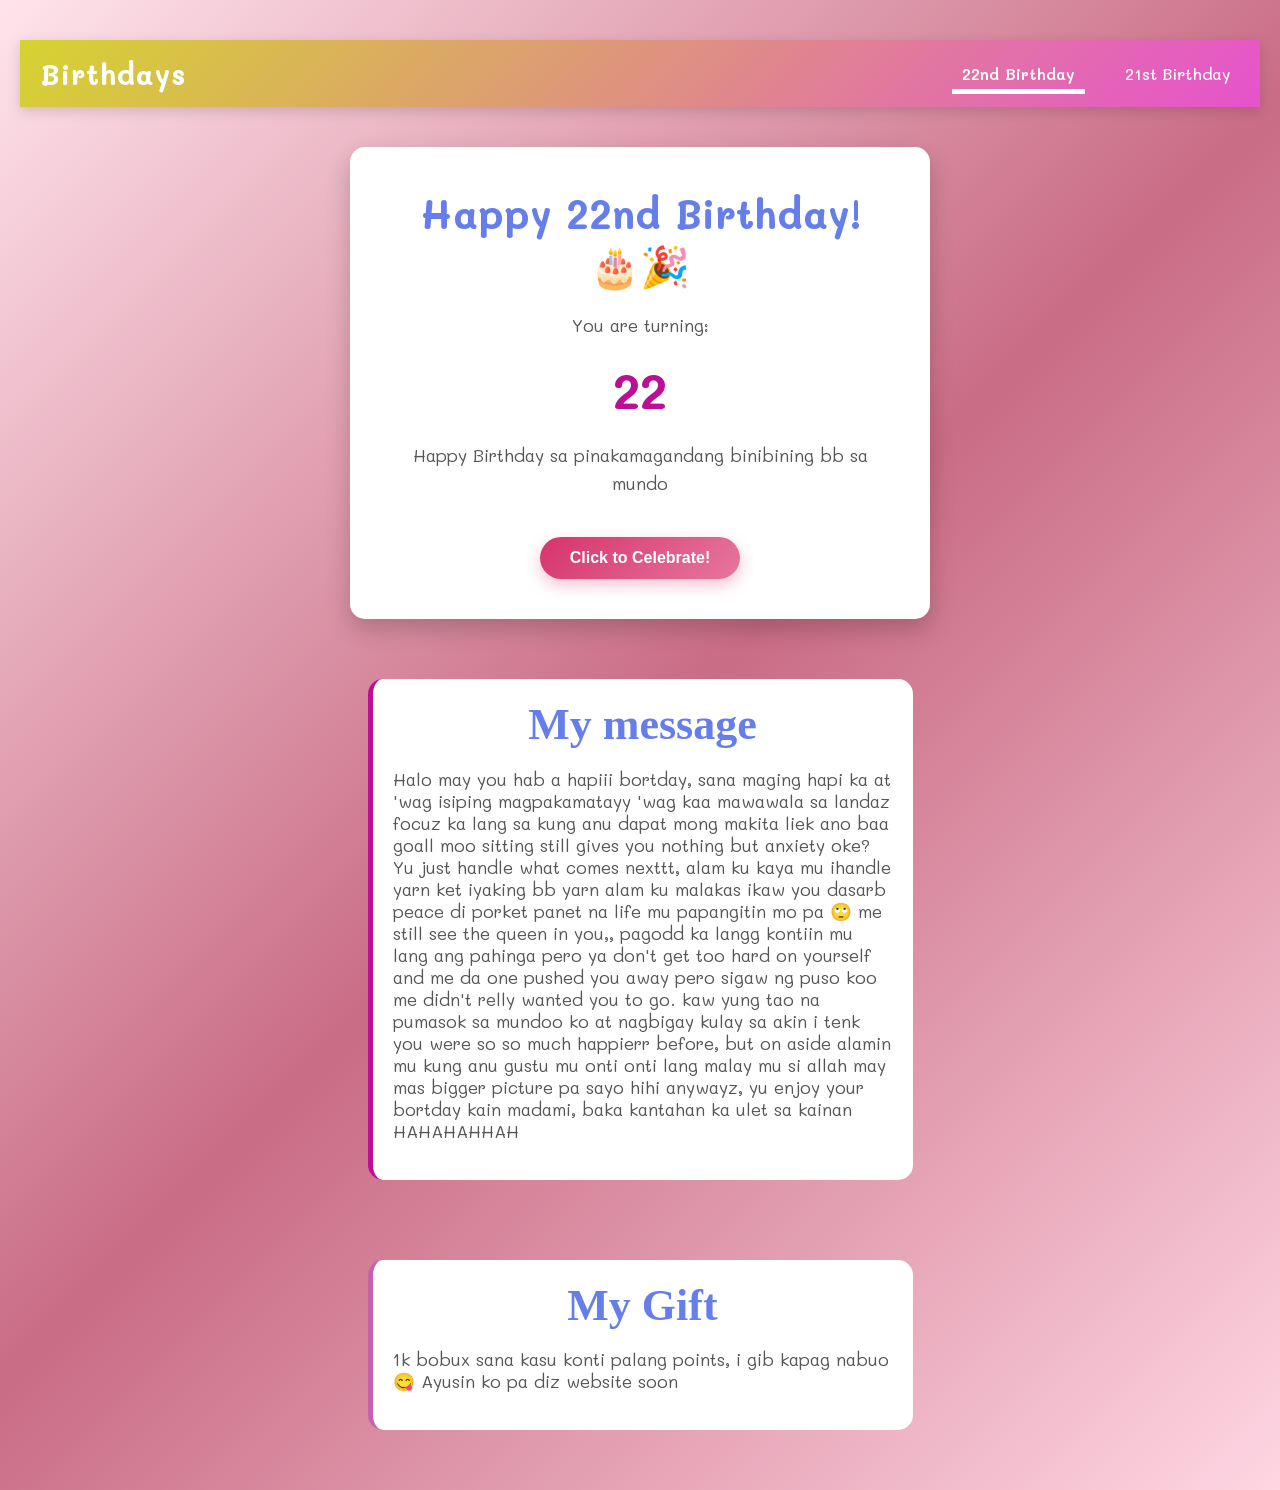
<file: index.html>
<!DOCTYPE html>
<html lang="en">
<head>
    <meta charset="UTF-8">
    <meta name="viewport" content="width=device-width, initial-scale=1.0">
    <title>Birthday Celebration</title>
    <link rel="stylesheet" href="style.css">
</head>
<body>
    <nav class="navbar">
        <div class="navbar-container">
            <h2 class="navbar-title">Birthdays</h2>
            <ul class="navbar-menu">
                <li><a href="index.html" class="navbar-link active">22nd Birthday</a></li>
                <li><a href="birthday21.html" class="navbar-link">21st Birthday</a></li>
            </ul>
        </div>
    </nav>
    
    <div class="container">
        <h1>Happy 22nd Birthday! 🎂🎉</h1>
        <p class="message">You are turning:</p>
        <div class="age" id="ageDisplay">22</div>
        <p class="message"> Happy Birthday sa pinakamagandang binibining bb sa mundo </p>
       <button id="celebrateButton" onclick="celebrateBirthday()"> Click to Celebrate!  </button>
    </div>
    
    <div class="MyMessage">
        <h1>My message</h1>
        <p>Halo may you hab a hapiii bortday, sana maging hapi ka at 'wag isiping magpakamatayy 'wag kaa mawawala sa landaz focuz ka lang sa kung anu dapat mong makita
            liek ano baa goall moo sitting still gives you nothing but anxiety oke? Yu just handle what comes nexttt, alam ku kaya mu ihandle yarn ket iyaking bb yarn alam ku malakas ikaw
            you dasarb peace di porket panet na life mu papangitin mo pa 🙄 me still see the queen in you,, pagodd ka langg kontiin mu lang ang pahinga pero ya don't get too hard on yourself and me da one pushed you away
            pero sigaw ng puso koo me didn't relly wanted you to go. kaw yung tao na pumasok sa mundoo ko at nagbigay kulay sa akin  i tenk you were so so much happierr before, but on aside alamin mu kung anu gustu mu onti onti lang malay mu si allah may mas bigger picture pa sayo hihi
            anywayz, yu enjoy your bortday kain madami, baka kantahan ka ulet sa kainan HAHAHAHHAH  
        </p>
    </div>
    
    <div class="MyMessage2">
        <h1> My Gift </h1>
        <p> 1k bobux sana kasu konti palang points, i gib kapag nabuo 😋

            Ayusin ko pa diz website soon
        </p>
    </div>

    <script>
         function celebrateBirthday() {
        const button = document.getElementById('celebrateButton');

        button.textContent = '🎊 Happy Birthday! 🎊';
        button.classList.add('celebrating');

        alert('Araw araw kang maganda. Stay hapii! 💖');

        for (let i = 0; i < 30; i++) {
            const confetti = document.createElement('span');
            confetti.className = 'confetti';
            confetti.textContent = ['🎉', '💖', '✨', '🎂','❤️'][Math.floor(Math.random() * 5)];

            confetti.style.left = `${Math.random() * 100}vw`;
            confetti.style.animationDelay = `${Math.random() * 0.5}s`;

            document.body.appendChild(confetti);

            setTimeout(() => confetti.remove(), 2500);
        }

        setTimeout(() => {
            button.textContent = '🎉 Click to Celebrate! 🎂';
            button.classList.remove('celebrating');
        }, 2000);
    }

    function goToBirthdays() {
        window.location.href = 'birthday21.html';
    }
    </script>
</body>
</html>
</file>
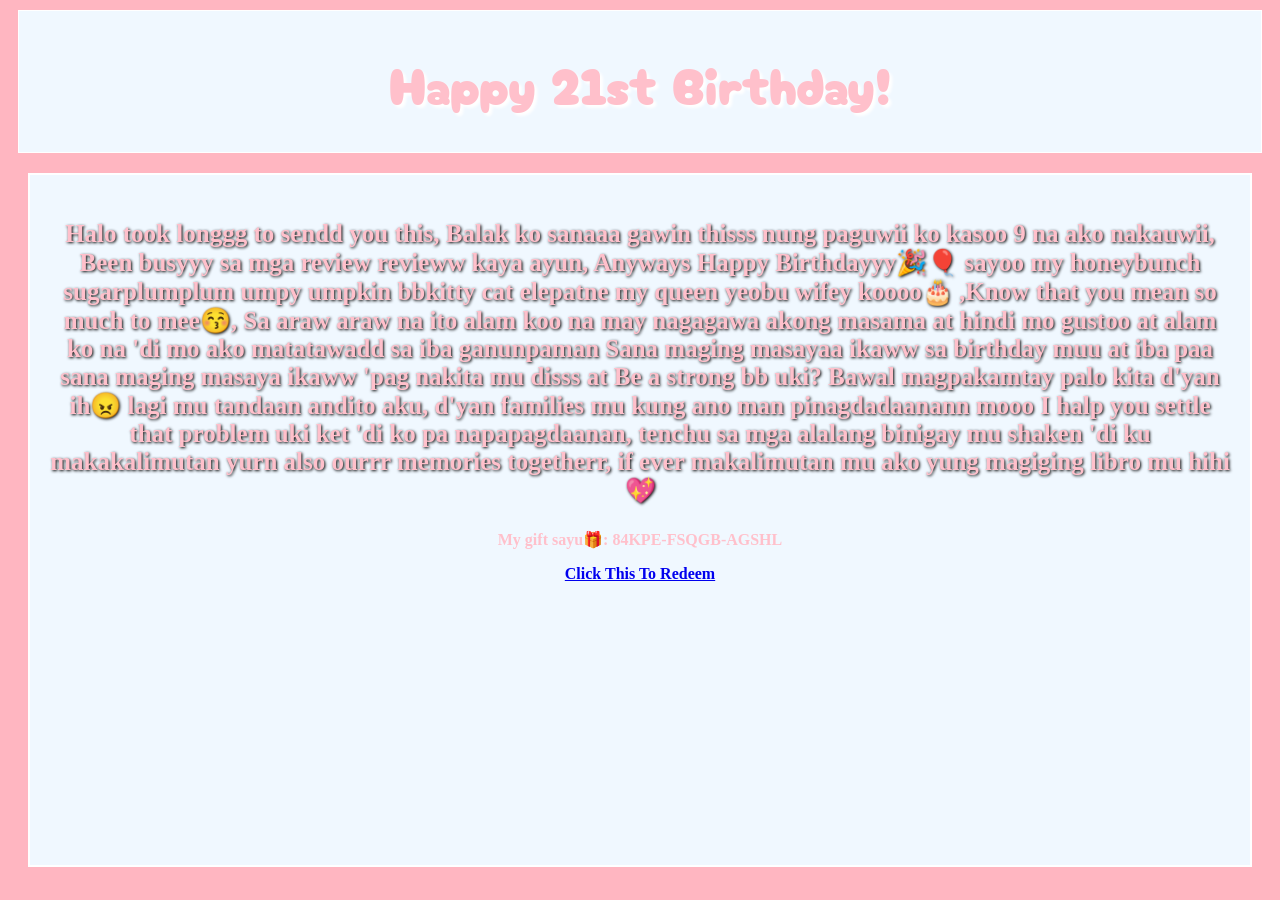
<file: birthday21.html>
<!DOCTYPE html>
<html>
<header>
   <meta charset="UTF-8" />
   <title>HAPPY BITHDAY!!</title>
<style>
  @import url('https://fonts.googleapis.com/css2?family=Cherry+Bomb+One&display=swap');
  @import url('https://fonts.googleapis.com/css2?family=Cherry+Bomb+One&family=Edu+NSW+ACT+Hand+Pre:wght@400..700&display=swap');

.hellotext  {
 Height: 35px;
 font-family: "Cherry Bomb One", system-ui;
 font-weight: 400;
 font-style: normal;
 font-size: 50px;
 text-align: center;
 margin-top: 9px;
 text-shadow: 3px 3px 3px rgb(255, 255, 255);
 color: rgb(255,192,203);
}


body {
  background-color: rgb(255,182,193);
}

.LetterBackground {
  background-color: aliceblue;
  color: white;
  border: 1px solid rgb(255, 255, 255);
  margin: 10px;
  padding: 20px;
  white-space: nowrap;
}
.BackgroundHPB {
  background-color: aliceblue;
  color: white;
  border: 2px solid rgb(255, 255, 255);
  margin: 20px;
  padding: 20px;
  height: 650px;
  text-align: center;
}
.LoveLetter {
  font-weight: 10px;
  font-family: "Edu NSW ACT Hand Pre", cursive;
  font-optical-sizing: auto;
  font-size: 25px;
  text-align-last: center;
  text-shadow: 1px 1px 3px rgb(0, 0, 0);
  color: pink;
  
}

.Redeem {
  font-family: "Edu NSW ACT Hand Pre", cursive;
  font-weight: 10px;
  color: pink;
}
</style>

</header>

<body>
<div class="LetterBackground">
<p>
<p class="hellotext">
 Happy 21st Birthday!
</p>
</p>
</div>
<div class="BackgroundHPB">
<p class="LoveLetter">
 <b>Halo took longgg to sendd you this, Balak ko sanaaa gawin thisss nung paguwii
 ko kasoo 9 na ako nakauwii, Been busyyy sa mga review revieww kaya ayun, Anyways
 <b>Happy Birthdayyy&#127881;&#127880; sayoo my honeybunch sugarplumplum umpy umpkin bbkitty cat elepatne
 my queen yeobu wifey koooo&#127874; <b>,Know that you mean so much to mee&#128538;, Sa araw araw na ito
 alam koo na may nagagawa akong masama at hindi mo gustoo at alam ko na 'di mo ako
 matatawadd sa iba ganunpaman Sana maging masayaa ikaww sa birthday muu at iba paa
 sana maging masaya ikaww 'pag nakita mu disss at Be a strong bb uki? Bawal magpakamtay palo kita d'yan ih&#128544;
 lagi mu tandaan andito aku, d'yan families mu kung ano man pinagdadaanann mooo I halp 
 you settle that problem uki ket 'di ko pa napapagdaanan, tenchu sa mga alalang binigay mu shaken
 'di ku makakalimutan yurn also ourrr memories togetherr, if ever makalimutan mu ako yung magiging
 libro mu hihi&#128150;

 <p class="Redeem">
  My gift sayu&#127873;: 84KPE-FSQGB-AGSHL
 </p>
 <a href="https://www.roblox.com/redeem">Click This To Redeem</a>
</p>
</div>


</body>





</html>
</file>
<file: style.css>
@import url('https://fonts.googleapis.com/css2?family=Mali:ital,wght@0,400;0,700;1,400&display=swap');


html {
  scroll-behavior: smooth;
}

body {
  font-family: 'Mali', cursive;
  background: linear-gradient(135deg, #ffe4ec 0%, #c96c85 50%, #ffd6e3 100%);
  display: flex;
  justify-content: center;
  align-items: center;
  min-height: 100vh;
  margin: 0;
  flex-direction: column; 
  gap: 40px;              
  padding: 40px 20px;    
}

.navbar {
  background: linear-gradient(135deg, #d6d331 0%, #e652cd 100%);
  padding: 0;
  box-shadow: 0 4px 12px rgba(0, 0, 0, 0.15);
  position: sticky;
  top: 0;
  z-index: 100;
  width: 100%;
}

.navbar-container {
  max-width: 1200px;
  margin: 0 auto;
  display: flex;
  justify-content: space-between;
  align-items: center;
  padding: 15px 20px;
  gap: 20px;
}

.navbar-title {
  color: white;
  margin: 0;
  font-size: 1.8em;
  font-weight: bold;
  letter-spacing: 1px;
  font-family: 'Mali', cursive;
}

.navbar-btn {
  background-color: rgba(255, 255, 255, 0.2);
  color: white;
  border: 2px solid white;
  padding: 10px 25px;
  font-size: 0.95em;
  border-radius: 25px;
  cursor: pointer;
  white-space: nowrap;
  transition: all 0.3s ease;
  font-weight: 600;
}

.navbar-btn:hover {
  background-color: white;
  color: #667eea;
  transform: translateY(-2px);
  box-shadow: 0 4px 8px rgba(0, 0, 0, 0.2);
}

.navbar-menu {
  display: flex;
  list-style: none;
  margin: 0;
  padding: 0;
  gap: 30px;
}

.navbar-link {
  color: white;
  text-decoration: none;
  font-size: 1em;
  font-weight: 500;
  transition: all 0.3s ease;
  padding: 5px 10px;
  border-bottom: 3px solid transparent;
}

.navbar-link:hover {
  border-bottom: 2px solid white;
  transform: translateY(-2px);
}

.navbar-link.active {
  border-bottom: 5px solid white;
  font-weight: 600;
}

.container {
  background: white;
  padding: 40px;
  border-radius: 15px;
  box-shadow: 0 10px 25px rgba(0, 0, 0, 0.2);
  text-align: center;
  max-width: 500px;
}

h1 {
  color: #667eea;
  font-size: 2.5em;
  margin: 0 0 10px 0;
  font-family: 'Mali', cursive;
  font-weight: 700;
}

.age {
  font-size: 3em;
  color: #bb1096;
  font-weight: bold;
  font-family: 'Mali', cursive;
}

.message {
  color: #555;
  font-size: 1.1em;
  margin: 20px 0;
  line-height: 1.6;
}

button {
  background-color: #667eea;
  color: white;
  border: none;
  padding: 12px 30px;
  font-size: 1em;
  border-radius: 8px;
  cursor: pointer;
  margin-top: 20px;
  transition: all 0.3s ease;
  font-weight: 600;
}

button:hover {
  background-color: #764ba2;
  transform: scale(1.05);
}

.MyMessage {
  color: #555;
  font-size: 1.1em;
  margin: 20px 0;
  display: block;
  background-color: white;
  border-radius: 15px;
  width: 500px;
  height: auto;
  max-height: 600px;
  max-width: 700px;
  overflow: auto;
  padding: 20px;
  border-left: 5px solid #bb1096;
}

.MyMessage h1 {
  text-align: center;
  font-family: 'Georgia', serif;
}

.MyMessage2 {
  color: #555;
  font-size: 1.1em;
  margin: 20px 0;
  display: block;
  background-color: white;
  border-radius: 15px;
  width: 500px;
  height: auto;
  max-height: 600px;
  max-width: 700px;
  overflow: auto;
  padding: 20px;
  border-left: 5px solid #c462af;
}

.MyMessage2 h1 {
  text-align: center;
  font-family: 'Georgia', serif;
}

/* Mobile */
@media (max-width: 768px) {
  .navbar-menu {
    gap: 15px;
  }
  
  .container, .MyMessage {
    width: 90%;
  }
}

@media (max-width: 600px) {
  .navbar-container {
    flex-direction: column;
  }
  
  .navbar-menu {
    flex-direction: column;
    gap: 10px;
    width: 100%;
  }
  
  .navbar-link {
    padding: 8px 0;
    text-align: center;
  }
}

@media (max-width: 768px) {
  .container,
  .MyMessage,
  .MyMessage2 {
    width: 90%;
    box-sizing: border-box;
  }
}

/* Mobile */

/* Confetti */
button {
  background: linear-gradient(135deg, #d6336c, #e6779f);
  border-radius: 25px;
  box-shadow: 0 6px 15px rgba(214, 51, 108, 0.3);
}

button.celebrating {
  animation: bounce 0.5s ease infinite alternate;
}

.confetti {
  position: fixed;
  top: -40px;
  font-size: 24px;
  z-index: 999;
  pointer-events: none;
  animation: fall 2.5s linear forwards;
}

@keyframes bounce {
  from {
    transform: scale(1);
  }
  to {
    transform: scale(1.08) rotate(-2deg);
  }
}

@keyframes fall {
  to {
    transform: translateY(110vh) rotate(720deg);
    opacity: 0;
  }
}
/* Confetti */
</file>
